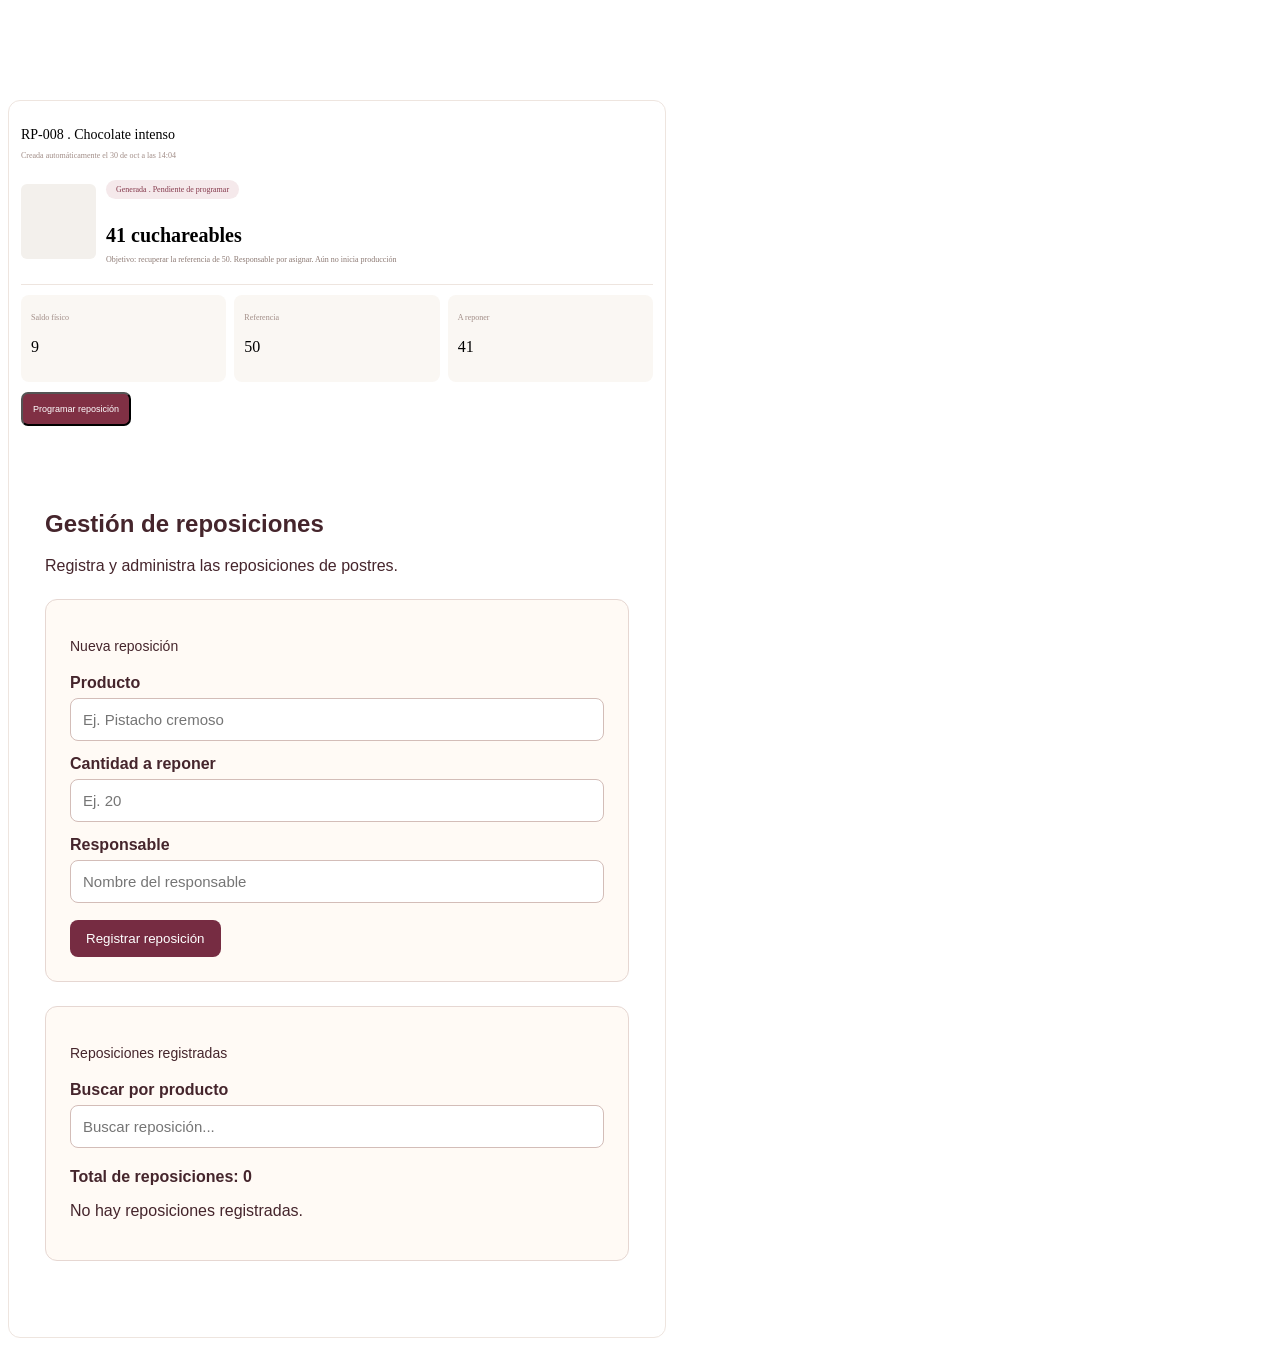
<file: index.html>
<!DOCTYPE html>
<html lang="es">
<head>
    <meta charset="UTF-8">
    <meta name="viewport" content="width=device-width, initial-scale=1.0">
    <link rel="stylesheet" href="../styles/styles.css">
    <script src="./js/app.js" defer></script>
    <title>Reposición</title>
</head>
<body>

    <article class="reposicion">
        <h3>RP-008 . Chocolate intenso</h3>

        <p>Creada automáticamente el 30 de oct a las 14:04</p>

        <div class = "descrip">
            <div class="image_container"></div>

            <div>
                <p class="texto_englobado">
                    Generada . Pendiente de programar
                </p>

                <h1>41 cuchareables</h1>

                <p class = "texto_peque">
                    Objetivo: recuperar la referencia de 50.
                    Responsable por asignar. Aún no inicia producción
                </p>
            </div>
        </div>

        <div class = "barra_lateral">
            <div>
                <p class = "texto_peque">Saldo físico</p>
                <p>9</p>
            </div>

            <div>
                <p class = "texto_peque">Referencia</p>
                <p>50</p>
            </div>

            <div>
                <p class = "texto_peque">A reponer</p>
                <p>41</p>
            </div>
        </div>

        <button type="button" class="boton_reposicion">
            Programar reposición
        </button>


        <main class="gestion-reposiciones">

            <h2>Gestión de reposiciones</h2>
            <p>Registra y administra las reposiciones de postres.</p>

            <!-- Formulario de registro -->
            <section class="panel-gestion">
                <h3>Nueva reposición</h3>

                <form id="form-reposicion" novalidate>

                    <label for="producto">Producto</label>
                    <input
                        type="text"
                        id="producto"
                        placeholder="Ej. Pistacho cremoso"
                        required
                    >
                    <small id="error-producto" class="error"></small>

                    <label for="cantidad">Cantidad a reponer</label>
                    <input
                        type="number"
                        id="cantidad"
                        min="1"
                        step="1"
                        placeholder="Ej. 20"
                        required
                    >
                    <small id="error-cantidad" class="error"></small>

                    <label for="responsable">Responsable</label>
                    <input
                        type="text"
                        id="responsable"
                        placeholder="Nombre del responsable"
                        required
                    >
                    <small id="error-responsable" class="error"></small>

                    <button type="submit">
                        Registrar reposición
                    </button>

                </form>
            </section>

            <!-- Búsqueda y registros -->
            <section class="panel-gestion">
                <h3>Reposiciones registradas</h3>

                <label for="buscar">Buscar por producto</label>
                <input
                    type="search"
                    id="buscar"
                    placeholder="Buscar reposición..."
                >

                <p id="contador">Total de reposiciones: 0</p>

                <div id="lista-reposiciones"></div>
            </section>

        </main>

    </article>

</body>
</html>
</file>
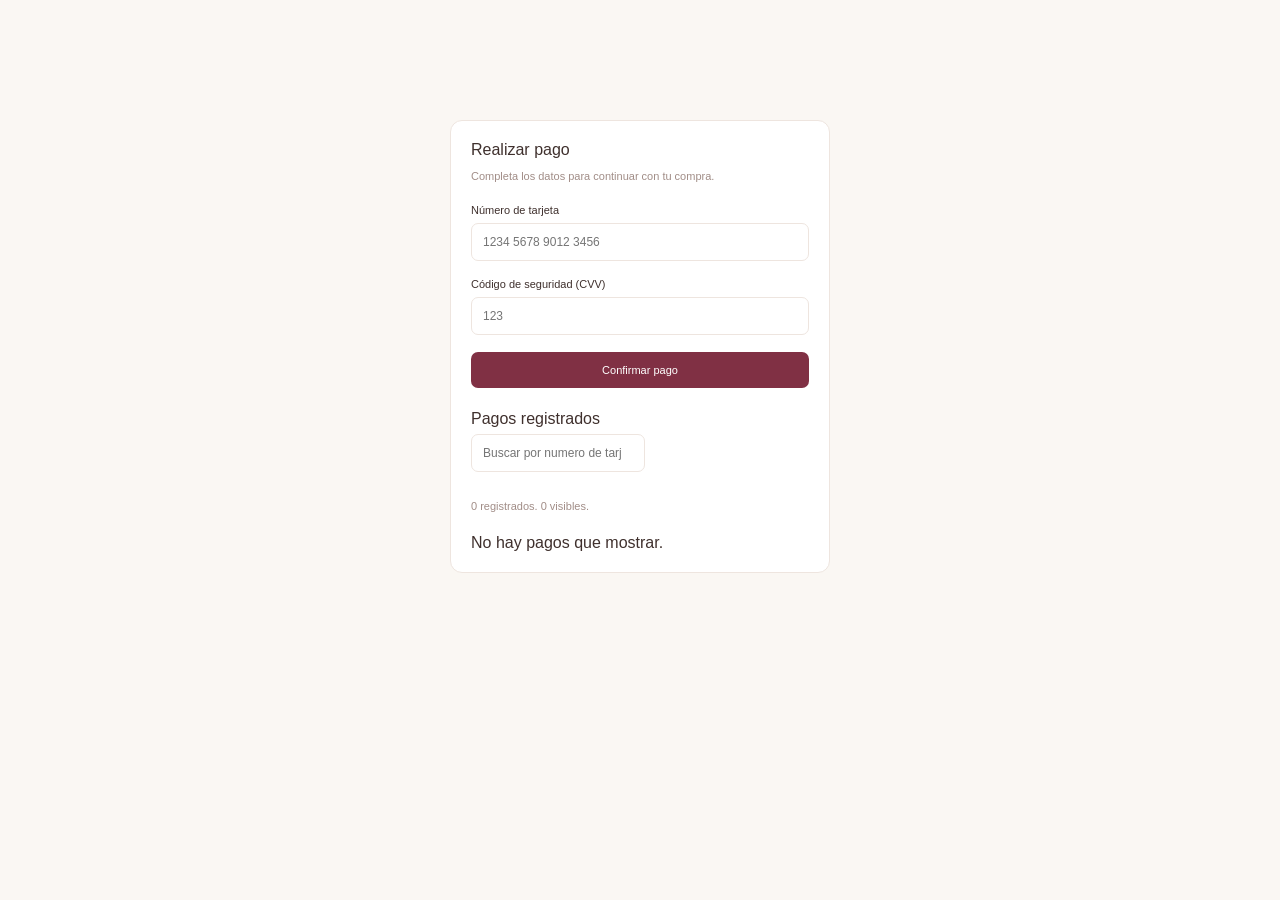
<file: pago.html>
<!DOCTYPE html>
<html lang="es">
<head>
    <meta charset="UTF-8">
    <meta name="viewport" content="width=device-width, initial-scale=1.0">
    <title>Formulario de pago</title>
    <link rel="stylesheet" href="./styles/pago.css">
    <script src="./js/pago.js" defer></script>
</head>
<body>

    <main class="pago">
        <h3>Realizar pago</h3>
        <p>Completa los datos para continuar con tu compra.</p>

        <form id="form-pago">

            <!-- Número de tarjeta -->
            <label for="tarjeta">Número de tarjeta</label>
            <input
                type="text"
                id="tarjeta"
                name="tarjeta"
                placeholder="1234 5678 9012 3456"
                inputmode="numeric"
                pattern="[0-9 ]{16,19}"
                maxlength="19"
                autocomplete="cc-number"
                required
                title="Ingresa un número de tarjeta de 16 dígitos."
            >

            <!-- Código de seguridad -->
            <label for="cvv">Código de seguridad (CVV)</label>
            <input
                type="password"
                id="cvv"
                name="cvv"
                placeholder="123"
                inputmode="numeric"
                pattern="[0-9]{3,4}"
                minlength="3"
                maxlength="4"
                autocomplete="cc-csc"
                required
                title="Ingresa un código de 3 o 4 dígitos."
            >

            <!-- Confirmar pago -->
            <button type="submit">Confirmar pago</button>

        </form>
    </main>
</body>
</html>
</file>
<file: styles/styles.css>
.reposicion {
    background-color: white;
    border: 1px solid #eee5df;
    border-radius: 12px;
    padding: 12px;
    width: 50%;
    justify-self: center;
    margin-top: 100px;
}

.reposicion h3 {
    font-size: 14px;
    font-weight: normal;
    margin-bottom: 5px;
}

.reposicion > p {
    font-size: 8px;
    color: #a18d87;
    margin-bottom: 12px;
}

.reposicion .descrip {
    display: flex;
    align-items: center;
    gap: 10px;
    padding-bottom: 12px;
    border-bottom: 1px solid #eee5df;
}

.reposicion .image_container {
    width: 75px;
    height: 75px;
    flex-shrink: 0;
    background-color: #f3f0ec;
    border-radius: 6px;
    background-image: url(https://alessandrapenny.com/wp-content/uploads/2026/04/DSC00049-2-1-300x300.jpg);
    background-size: contain;
}

.reposicion > div:first-of-type > div:last-child {
    flex: 1;
}

.reposicion .texto_englobado {
    display: inline-block;
    background-color: #f5e9eb;
    color: #85394c;
    padding: 5px 10px;
    border-radius: 15px;
    font-size: 8px;
    margin-bottom: 8px;
}

.reposicion .descrip h1 {
    font-size: 20px;
    margin-bottom: 5px;
}

.reposicion .descrip .texto_peque {
    font-size: 8px;
    color: #8d7a74;
}

.reposicion .barra_lateral {
    display: flex;
    gap: 8px;
    margin: 10px 0;
}

.reposicion .barra_lateral div {
    flex: 1;
    background-color: #faf7f3;
    padding: 10px;
    border-radius: 8px;
}

.reposicion .barra_lateral p:first-child {
    font-size: 8px;
    color: #a18d87;
    margin-bottom: 8px;
}

.texto_peque {
    font-size: 14px;
    color: #8b354c;
}

.reposicion .boton_reposicion {
    background-color: #803044;
    color: white;
    padding: 10px;
    text-align: center;
    border-radius: 7px;
    font-size: 9px;
    cursor: pointer;
}


/* SEMANA 03 - Gestión de reposiciones */

.gestion-reposiciones {
    max-width: 850px;
    margin: 40px auto;
    padding: 24px;
    font-family: Arial, sans-serif;
    color: #45252c;
}

.panel-gestion {
    background: #fffaf5;
    border: 1px solid #e6d7d2;
    border-radius: 12px;
    padding: 24px;
    margin-top: 24px;
}

.panel-gestion h3 {
    margin-bottom: 20px;
}

.panel-gestion label {
    display: block;
    margin-top: 14px;
    margin-bottom: 6px;
    font-weight: bold;
}

.panel-gestion input {
    width: 100%;
    box-sizing: border-box;
    padding: 12px;
    border: 1px solid #d3bdb8;
    border-radius: 8px;
    font-size: 15px;
}

.panel-gestion button {
    background: #762c42;
    color: white;
    border: none;
    border-radius: 8px;
    padding: 11px 16px;
    margin: 12px 8px 0 0;
    cursor: pointer;
}

.panel-gestion button:hover {
    background: #552033;
}

.panel-gestion .boton-eliminar {
    background: #a63d3d;
}

.error {
    display: block;
    color: #b42318;
    font-size: 13px;
    margin-top: 5px;
}

.tarjeta-reposicion {
    border: 1px solid #e6d7d2;
    border-radius: 10px;
    padding: 16px;
    margin-top: 16px;
    background: white;
}

.tarjeta-reposicion h3 {
    margin: 0 0 12px;
}

#contador {
    font-weight: bold;
    margin-top: 20px;
}

.boton_reposicion {
    cursor: pointer;
}

.boton_reposicion:disabled {
    cursor: default;
    opacity: 0.7;
}
</file>
<file: styles/pago.css>
* {
    box-sizing: border-box;
}

body {
    margin: 0;
    padding: 20px;
    background-color: #faf7f3;
    font-family: Arial, sans-serif;
    color: #3f302d;
}

.pago {
    background-color: white;
    border: 1px solid #eee5df;
    border-radius: 12px;
    padding: 20px;
    width: 100%;
    max-width: 380px;
    margin: 100px auto;
}

.pago h3 {
    font-size: 16px;
    font-weight: normal;
    margin: 0 0 6px;
}

.pago p {
    font-size: 11px;
    color: #a18d87;
    margin-bottom: 22px;
}

form {
    display: flex;
    flex-direction: column;
}

label {
    font-size: 11px;
    margin-bottom: 7px;
}

input {
    padding: 11px;
    margin-bottom: 17px;
    border: 1px solid #eee5df;
    border-radius: 7px;
    font-size: 12px;
    outline: none;
}

input:focus {
    border-color: #803044;
}

button {
    background-color: #803044;
    color: white;
    padding: 12px;
    border: none;
    border-radius: 7px;
    font-size: 11px;
    cursor: pointer;
}

button:hover {
    background-color: #682638;
}
</file>
